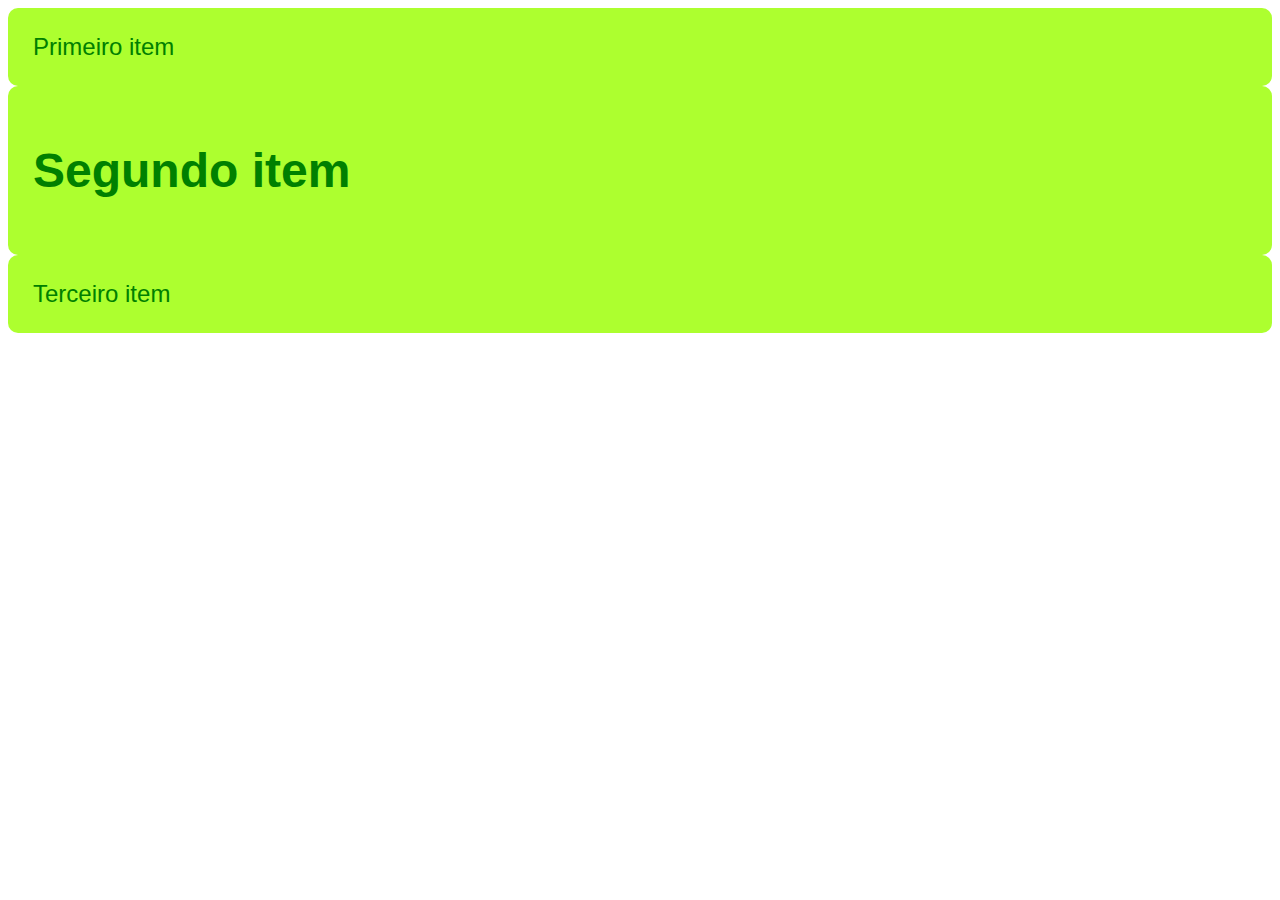
<file: 03/index.html>
<!DOCTYPE html>
<html lang="pt-br">
<head>
    <meta charset="utf-8">
    <meta name="viewport" content="width=device-width, initial-scale=1, shrink-to-fit=no">
    
    <!-- Estilos Bootstrap -->
    <link rel="stylesheet" href="https://stackpath.bootstrapcdn.com/bootstrap/4.1.3/css/bootstrap.min.css" integrity="sha384-MCw98/SFnGE8fJT3GXwEOngsV7Zt27NXFoaoApmYm81iuXoPkFOJwJ8ERdknLPMO" crossorigin="anonymous">
    
    <!-- Estilos da sua aplicação desenvolvida por você -->
    <link rel="stylesheet" href="./style.css">

    <title>Aula 3: Introdução ao DOM</title>
</head>
<body class="bg-dark">

    <div class="containter">
        <div class="row">
            <div class="col-12">
                <div class="flex">
            


                    <!-- 
                        Vamos nos concentrar nessas três div(s)
                        Todas possuem class e id...
                    -->
                    <div id="primeiro" class="item m-4"></div>
                    <div id="segundo"  class="item m-4"></div>
                    <div id="terceiro" class="item m-4"></div>

                    
            
                </div>
            </div>
        </div>
        
    </div>
    
    <!-- Scripts necessário para o Bootstrap -->
    <script src="https://code.jquery.com/jquery-3.3.1.slim.min.js" integrity="sha384-q8i/X+965DzO0rT7abK41JStQIAqVgRVzpbzo5smXKp4YfRvH+8abtTE1Pi6jizo" crossorigin="anonymous"></script>
    <script src="https://cdnjs.cloudflare.com/ajax/libs/popper.js/1.14.3/umd/popper.min.js" integrity="sha384-ZMP7rVo3mIykV+2+9J3UJ46jBk0WLaUAdn689aCwoqbBJiSnjAK/l8WvCWPIPm49" crossorigin="anonymous"></script>
    <script src="https://stackpath.bootstrapcdn.com/bootstrap/4.1.3/js/bootstrap.min.js" integrity="sha384-ChfqqxuZUCnJSK3+MXmPNIyE6ZbWh2IMqE241rYiqJxyMiZ6OW/JmZQ5stwEULTy" crossorigin="anonymous"></script>

    <!-- Script da sua aplicação desenvolvida por você -->
    <script type="text/javascript" src="./app.js" defer></script>
</body>
</html>
</file>
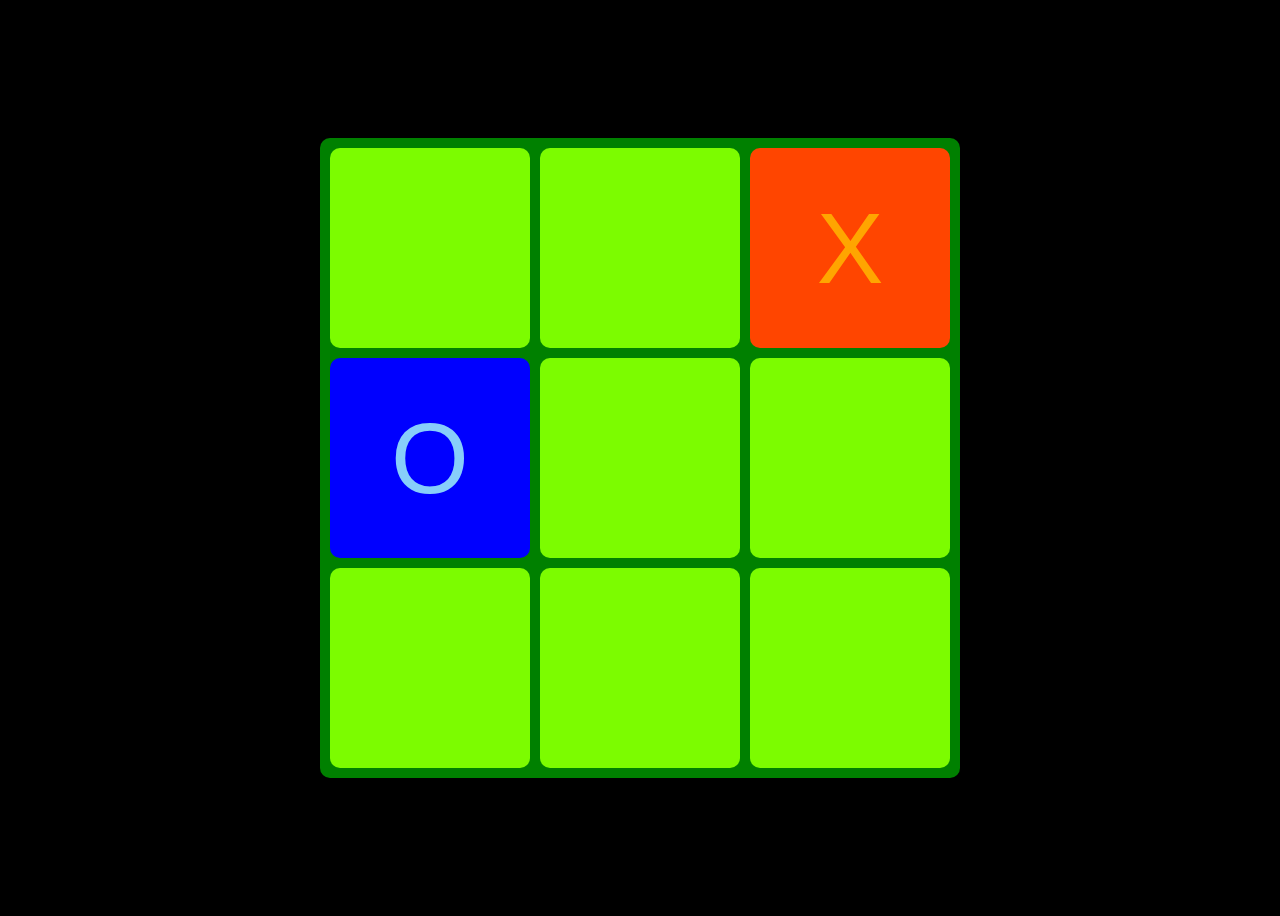
<file: 04/index.html>
<!DOCTYPE html>
<html lang="pt-br">
<head>
    <meta charset="UTF-8">
    <meta name="viewport" content="width=device-width, initial-scale=1.0">
    <link rel="stylesheet" href="./style.css">    
    <title>Aula 04 - Introdução ao DOM (Modelo de Objeto do Documento)</title>
</head>
<body>

    <section>
        <div class="tabuleiro">
            <div class="coordenada" id="linha-1_coluna-1"></div>
            <div class="coordenada" id="linha-1_coluna-2"></div>
            <div class="coordenada" id="linha-1_coluna-3"></div>
            <div class="coordenada" id="linha-2_coluna-1"></div>
            <div class="coordenada" id="linha-2_coluna-2"></div>
            <div class="coordenada" id="linha-2_coluna-3"></div>
            <div class="coordenada" id="linha-3_coluna-1"></div>
            <div class="coordenada" id="linha-3_coluna-2"></div>
            <div class="coordenada" id="linha-3_coluna-3"></div>
        </div>
    </section>

    <script type="text/javascript" src="./app.js" defer></script>
</body>
</html>
</file>
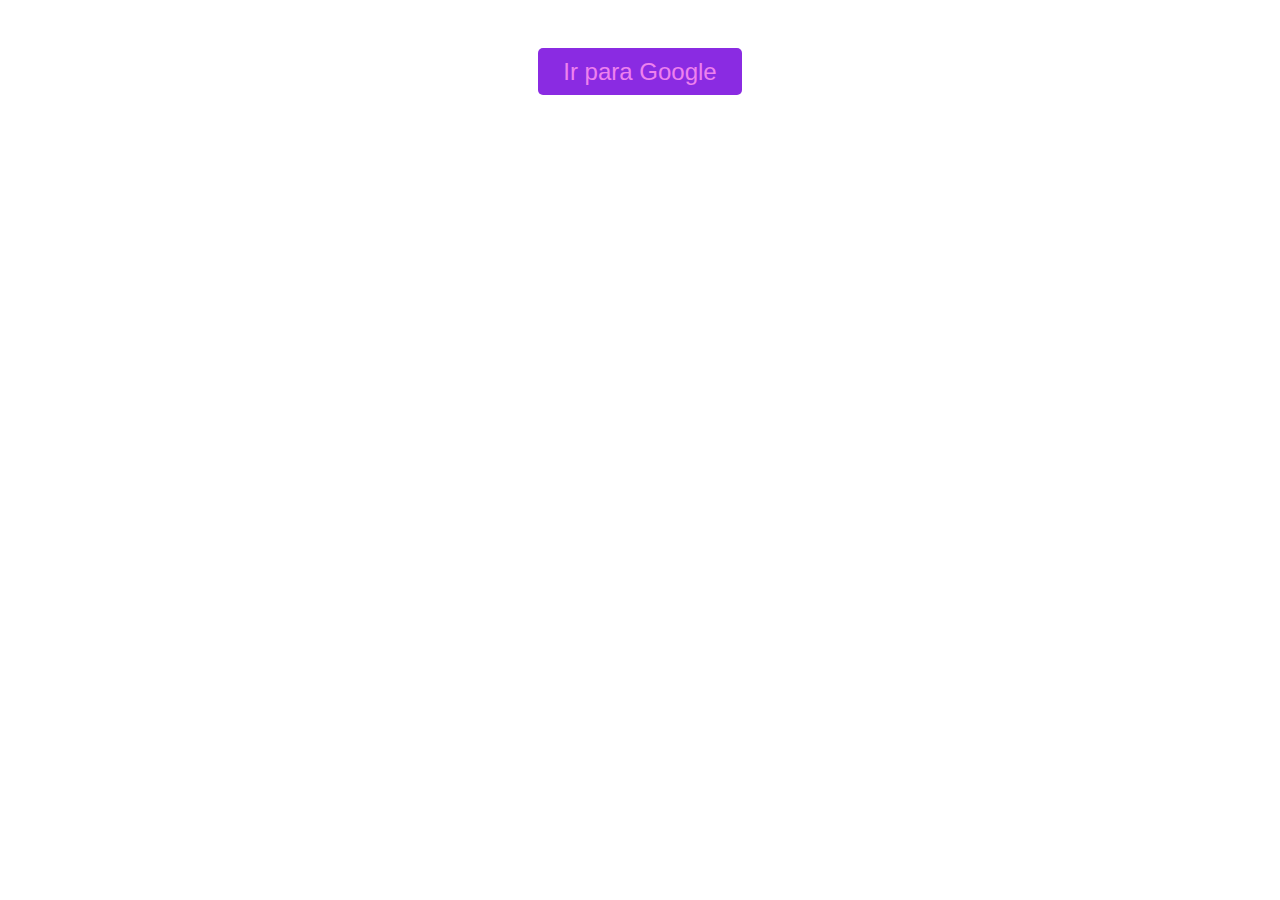
<file: 05/index.html>
<!DOCTYPE html>
<html lang="pt-br">
<head>
    <meta charset="UTF-8">
    <meta name="viewport" content="width=device-width, initial-scale=1.0">
    <title>Aula 05 - Trabalhando com nós</title>
    <link rel="stylesheet" href="./style.css">
</head>
<body>
    
    <script type="text/javascript" src="./app.js" defer></script>
</body>
</html>
</file>
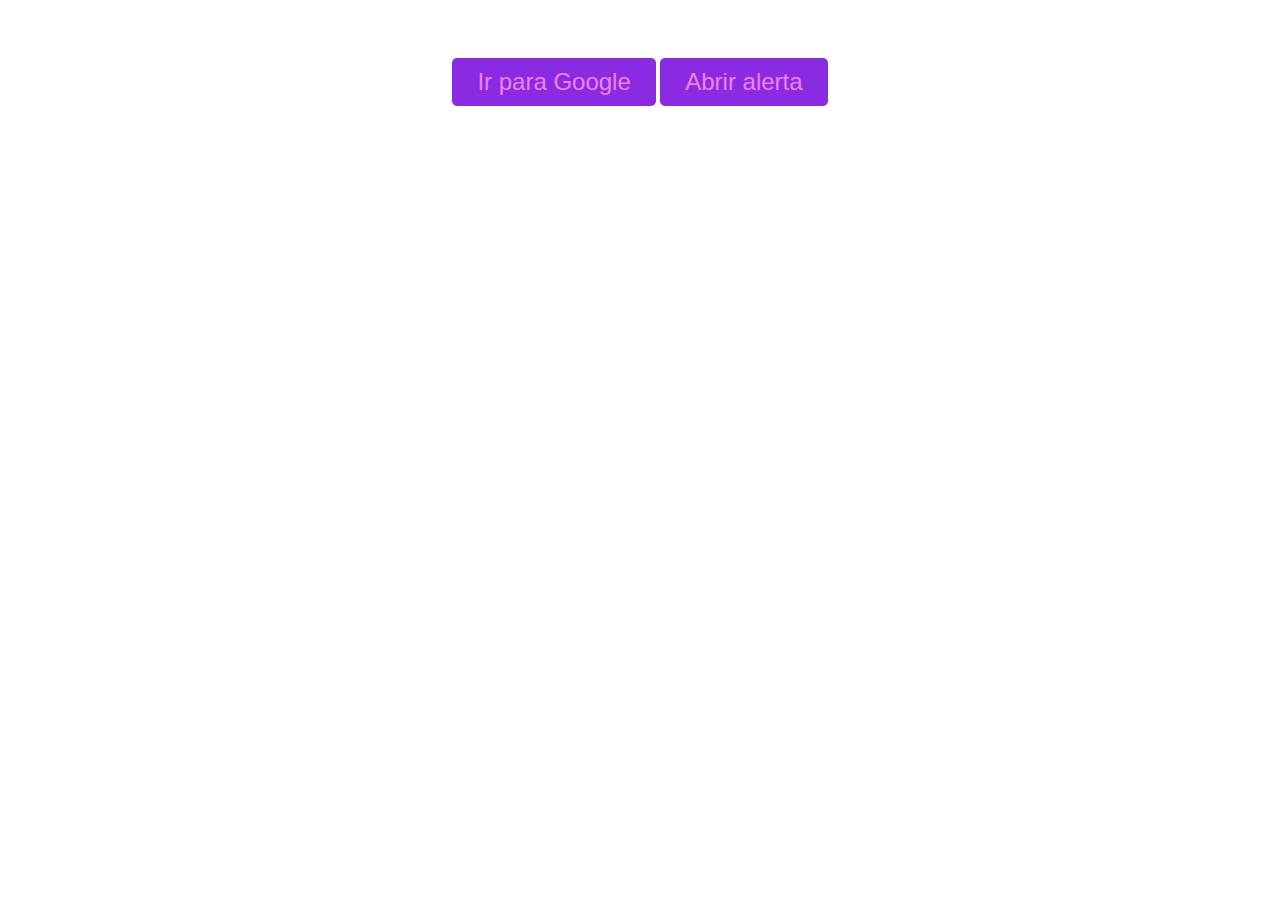
<file: 06/index.html>
<!DOCTYPE html>
<html lang="pt-br">
<head>
    <meta charset="UTF-8">
    <meta name="viewport" content="width=device-width, initial-scale=1.0">
    <title>Aula 06 - Revisão + Introdução a eventos</title>
    <link rel="stylesheet" href="./style.css">
</head>
<body>
    
    <button id="enviarPara" class="botao">Ir para Google</button>

    <script type="text/javascript" src="./app.js" defer></script>
</body>
</html>
</file>
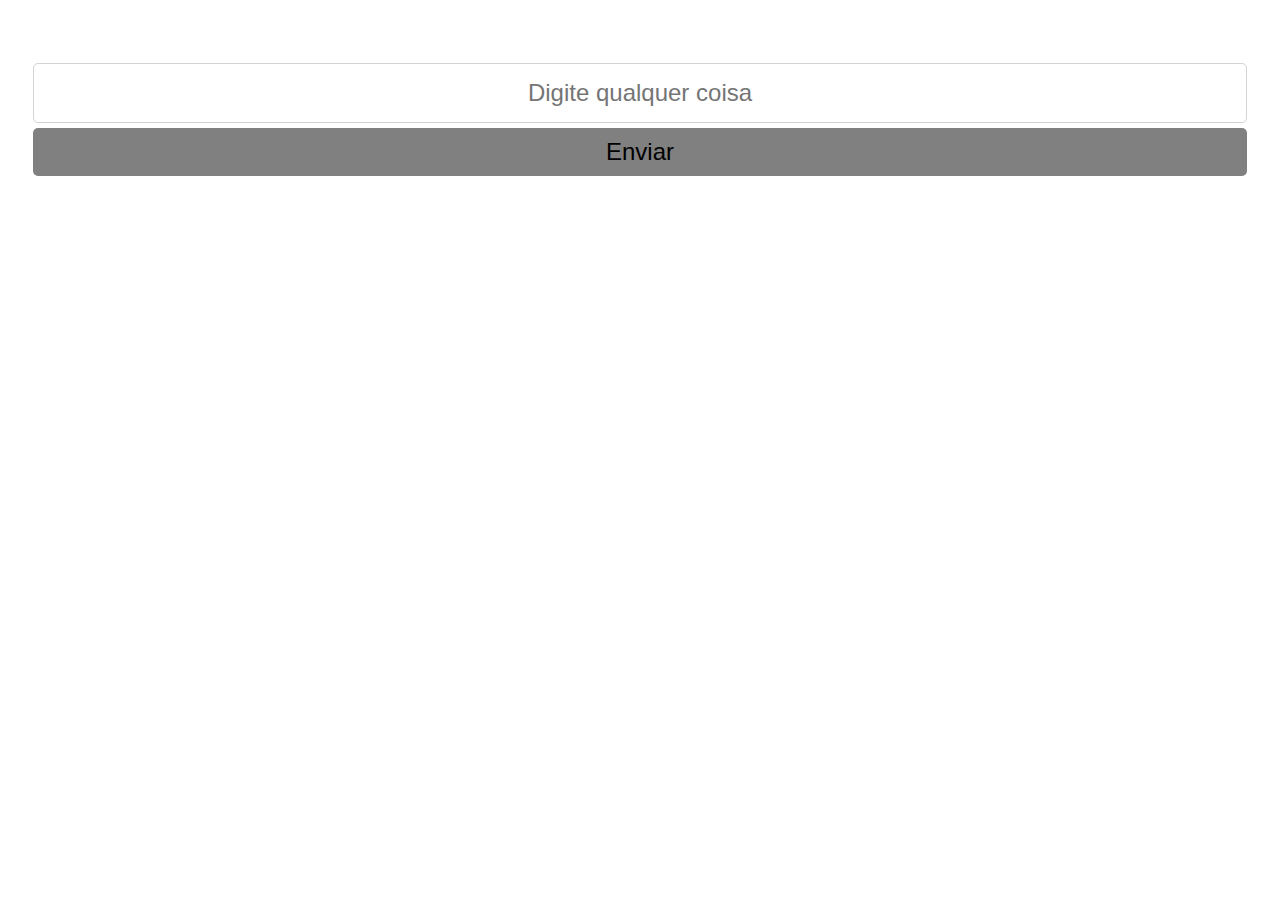
<file: 07/index.html>
<!DOCTYPE html>
<html lang="pt-br">
<head>
    <meta charset="UTF-8">
    <meta name="viewport" content="width=device-width, initial-scale=1.0">
    <title>Aula 07 - Eventos</title>
    <link rel="stylesheet" href="./style.css">
</head>
<body>
    
    <form class="formulario">
        <input class="campo" type="text" placeholder="Digite qualquer coisa">
        <button class="botao" disabled>Enviar</button>
    </form>

    <script type="text/javascript" src="./app.js" defer></script>
</body>
</html>
</file>
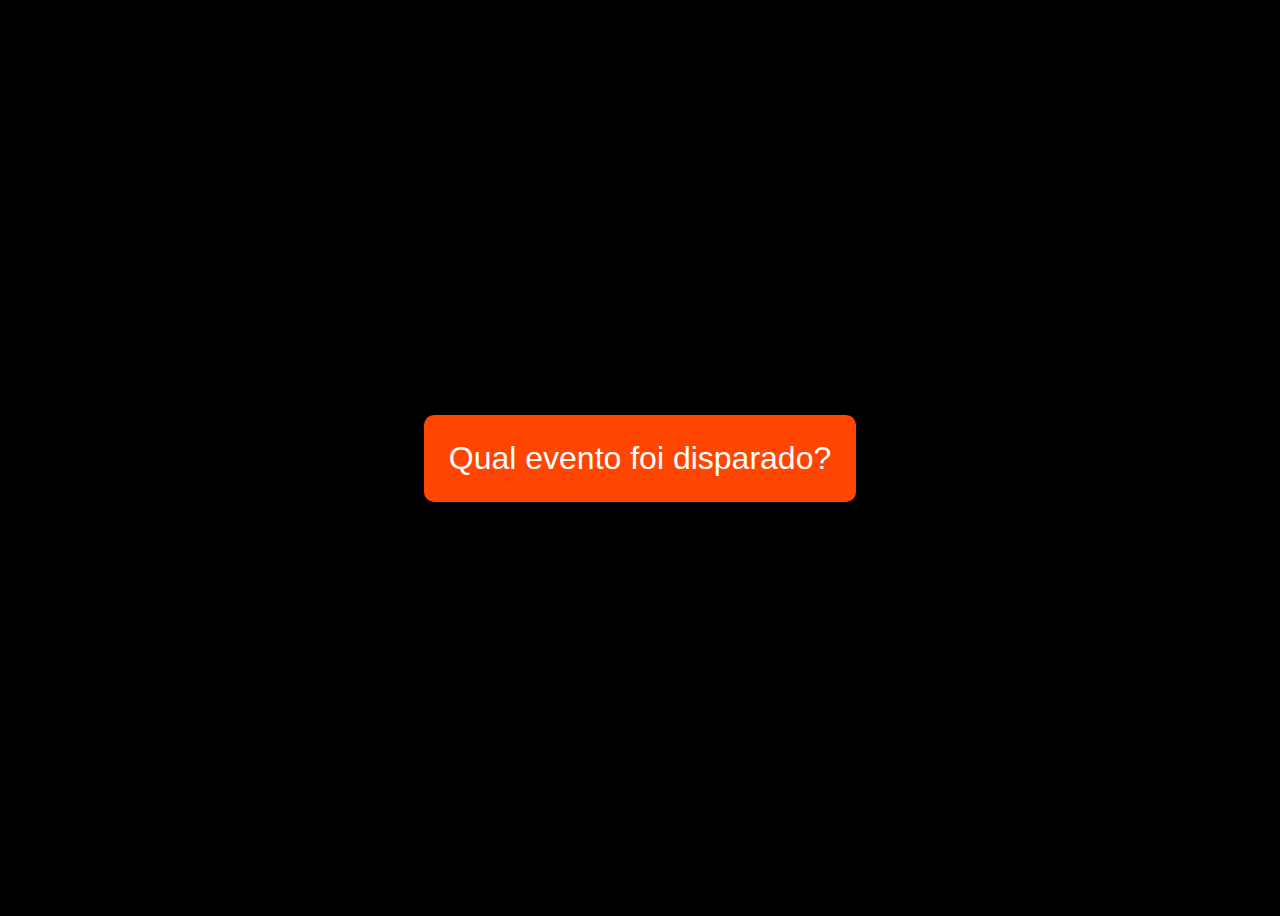
<file: 08/index.html>
<!DOCTYPE html>
<html lang="pt-br">
<head>
    <meta charset="UTF-8">
    <meta name="viewport" content="width=device-width, initial-scale=1.0">
    <title>Aula 08 - Disparando eventos</title>
    <link rel="stylesheet" href="./style.css">
</head>
<body>
     
    <div class="lista">
        <div id="elemento" class="lista__item">Qual evento foi disparado?</div>
    </div>

    <script type="text/javascript" src="./app.js" defer></script>
</body>
</html>
</file>
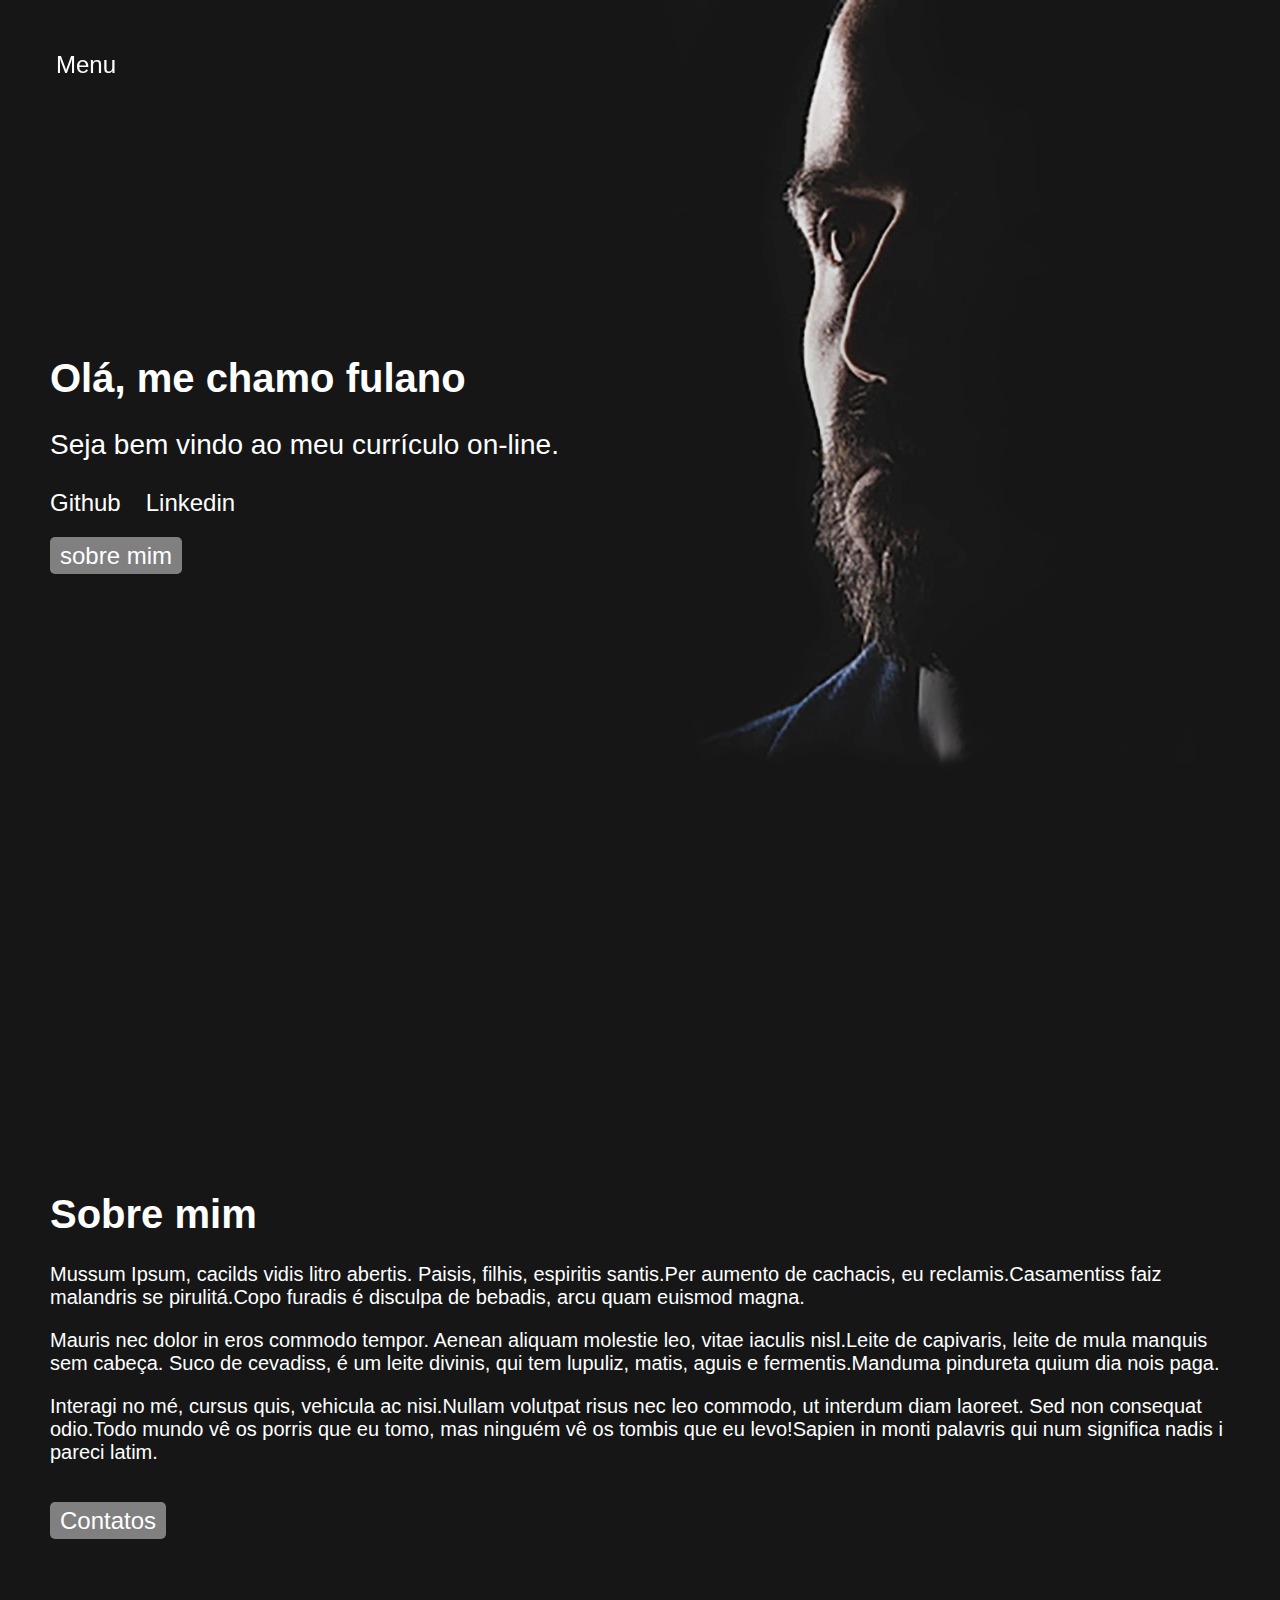
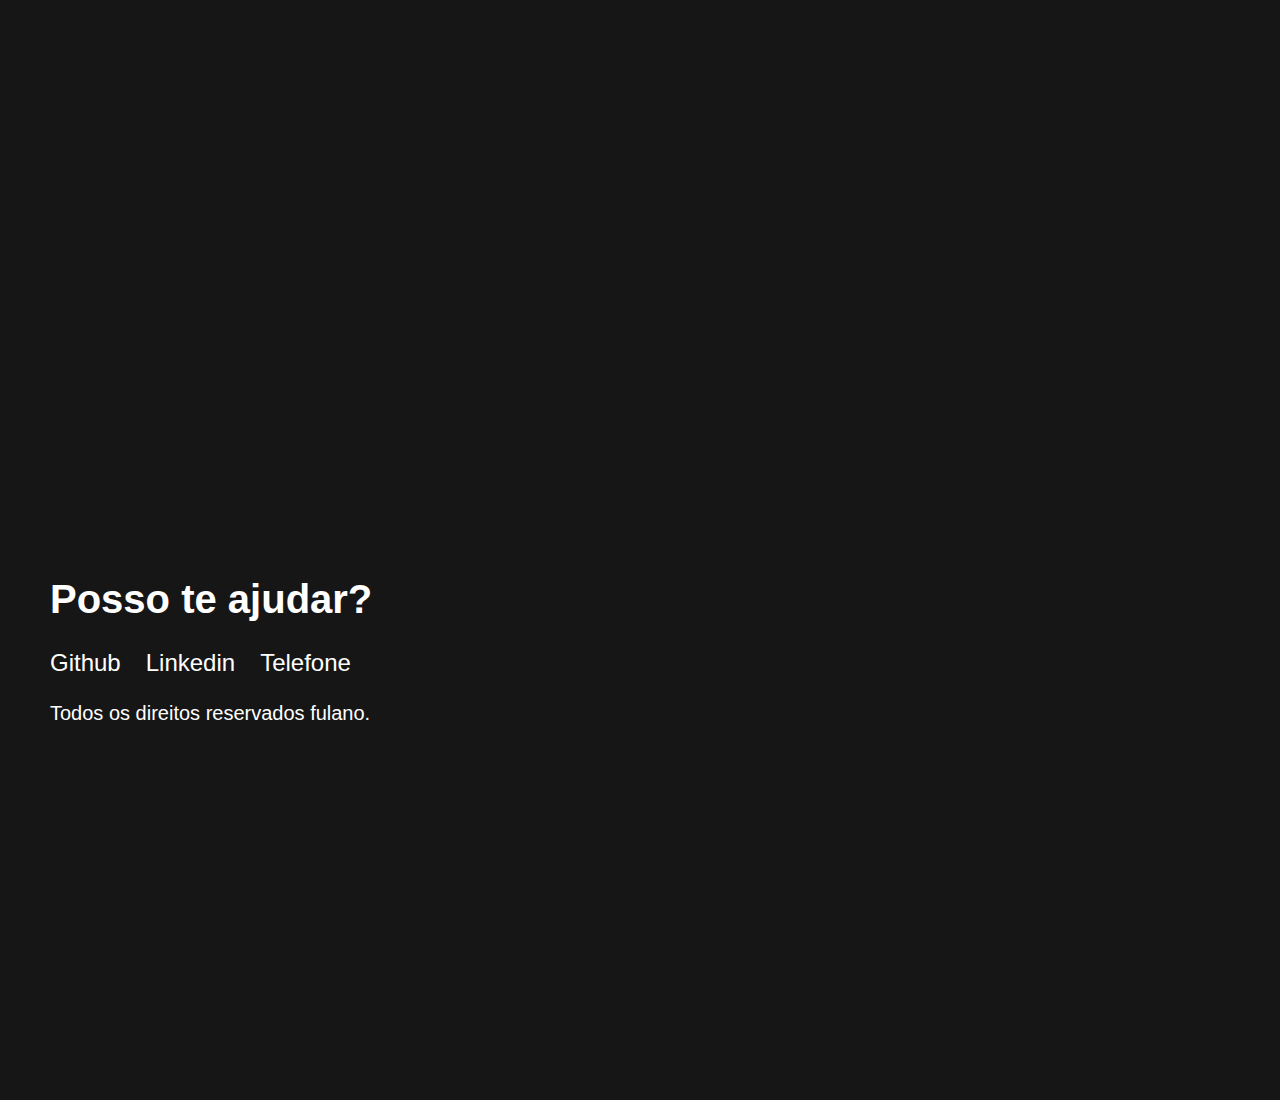
<file: 09/index.html>
<!DOCTYPE html>
<html lang="pt-br">
<head>
    <meta charset="utf-8">
    <meta name="viewport" content="width=device-width, initial-scale=1, shrink-to-fit=no">
    <title>Aula 09: Primeira entrega</title>
    <link rel="stylesheet" href="./style.css">
</head>
<body>

    <div class="l-app">

        <!-- 

            1. Esta sessão deverá ser apresentada
            sempre que houver o click no botão MENU:

            <button class="l-sidebar__btn"type="button">Menu</button>

        -->
        <div class="l-sidebar">
            <h1 class="l-logo">seu nome</h1>
            <nav class="c-sidebar">
                <a class="c-nav__item" href="#sobre-mim">sobre mim</a>
                <a class="c-nav__item" href="#contatos">contatos</a>
            </nav>
        </div>

        <!--

            1.1. Quando houver o click do usuário,
            a sidebar deverá ser apresentada.

            <div class="l-sidebar">
                ...
            </div>

        -->
        <button class="l-sidebar__btn"type="button">Menu</button>

        <!-- 

            2. O usuário poderá usar o teclado para abrir ou fechar
            a sidebar. No caso, as tecla Space.

            3. O usuário poderá usar o mouse para abrir ou fechar
            a sidebar. No caso, um duplo click em qualquer local
            do site irá abrir ou fechar a sidebar.

        -->

        <div class="l-content">

            <!-- Sessão Principal -->
            <div class="l-page bg__profile">
                <main>
                    <h1 class="title">Olá, me chamo fulano</h1>
                    <p class="description">Seja bem vindo ao meu currículo on-line.</p>
                    
                    <nav class="c-nav u-my-3">
                        <a class="c-nav__item" href="">Github</a>
                        <a class="c-nav__item" href="">Linkedin</a>
                    </nav>

                    <a class="c-btn u-my-3" href="#sobre-mim">sobre mim</a>
                </main>
            </div>

            <!-- Sessão Sobre mim -->
            <div class="l-page" id="sobre-mim">
                <article>
                    <h1 class="title">Sobre mim</h1>
                    <p>Mussum Ipsum, cacilds vidis litro abertis. Paisis, filhis, espiritis santis.Per aumento de cachacis, eu reclamis.Casamentiss faiz malandris se pirulitá.Copo furadis é disculpa de bebadis, arcu quam euismod magna.</p>
                    <p>Mauris nec dolor in eros commodo tempor. Aenean aliquam molestie leo, vitae iaculis nisl.Leite de capivaris, leite de mula manquis sem cabeça. Suco de cevadiss, é um leite divinis, qui tem lupuliz, matis, aguis e fermentis.Manduma pindureta quium dia nois paga.</p>
                    <p>Interagi no mé, cursus quis, vehicula ac nisi.Nullam volutpat risus nec leo commodo, ut interdum diam laoreet. Sed non consequat odio.Todo mundo vê os porris que eu tomo, mas ninguém vê os tombis que eu levo!Sapien in monti palavris qui num significa nadis i pareci latim.</p>
                    <br>
                    <a class="c-btn u-my-3" href="#contatos">Contatos</a>
                </article>
            </div>

            <!-- Sessão Contatos-->
            <div class="l-page" id="contatos">
                <section>
                    <h1 class="title">Posso te ajudar?</h1>
                    
                    <nav class="c-nav">
                        <a class="c-nav__item" href="">Github</a>
                        <a class="c-nav__item" href="">Linkedin</a>
                        <a class="c-nav__item" href="tel:+5521972190000">Telefone</a>
                    </nav>
                </section>

                <footer class="u-my-3">
                    <span>Todos os direitos reservados fulano.</span>
                </footer>
                
            </div>

        </div>
    </div>

    <!--

        4. Um boxe de texto irá acompanhar o cursor do mouse.
        4.1. O texto deverá mudar quando o cursor do mouse sobrepor 
        qualquer uma das sessão do site:
         - Receberá o texto Bem vindo
         - Receberá o texto Sobre mim
         - Receberá o texto Contatos

        5. Corrija o erro presente no console do DevTools.

    -->
    
    <script type="text/javascript" href="./app.js" defer></script>

</body>
</html>
</file>
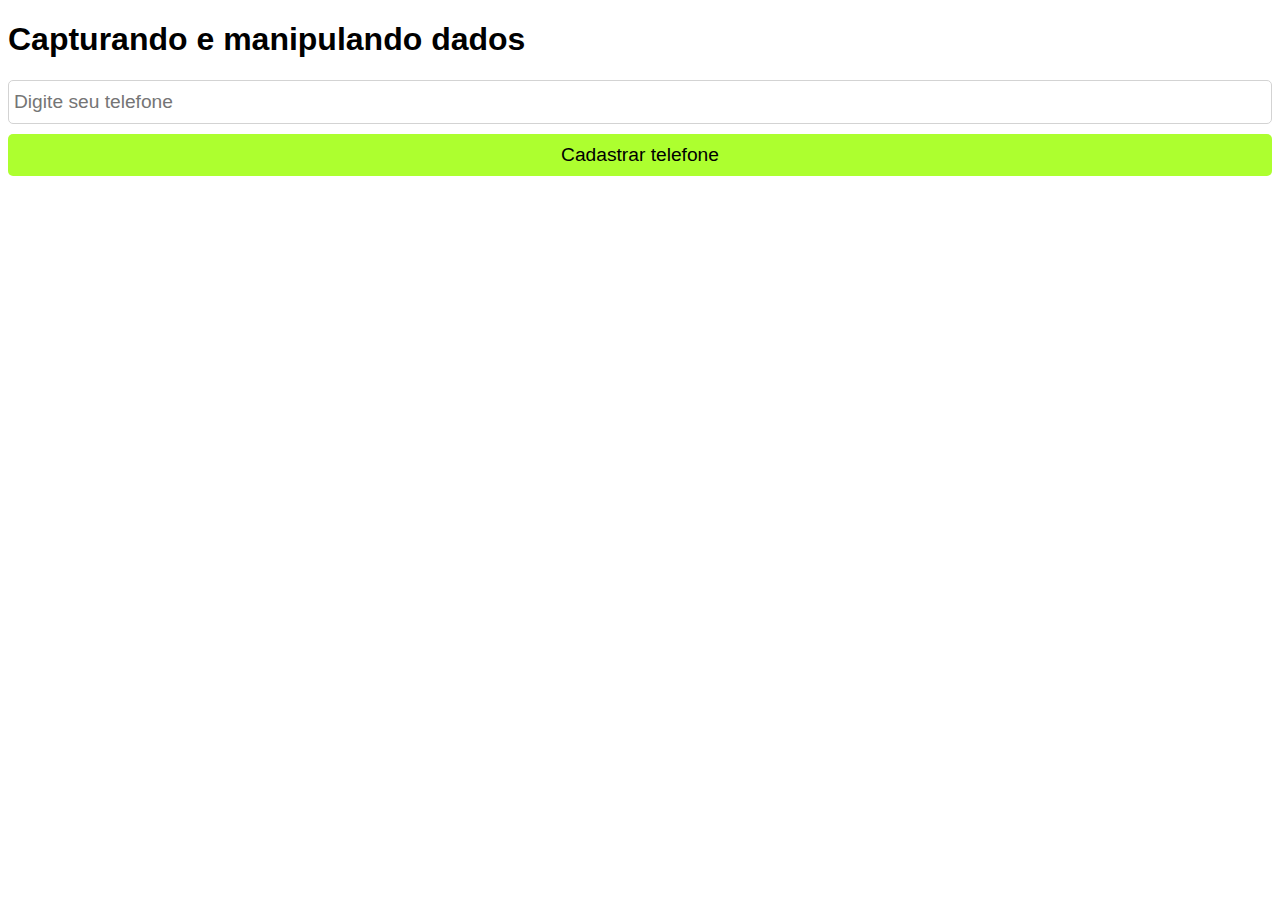
<file: 10/index.html>
<!DOCTYPE html>
<html lang="pt-br">
<head>
    <meta charset="utf-8">
    <meta name="viewport" content="width=device-width, initial-scale=1, shrink-to-fit=no">
    <title>Aula 10: Formulários I</title>
    <link rel="stylesheet" href="./style.css">
</head>
<body>

    <article>
        <h1 class="h1">Capturando e manipulando dados</h1>
    </article>

    <form id="formularioDeCadastro">
        <!-- 
            O elemento <label> é uma tag semântica,
            adiciona um rótulo a cada <input> criado.

            Utilizei um class sr-only para ocultar o rótulo
            visualmente da interface do programa.
        -->
        <label class="sr-only" for="telefone">Telefone</label>
        <input class="c-form__campo u-my" name="telefone" type="tel" placeholder="Digite seu telefone" required>
        <button class="c-form__botao u-my" type="submit">Cadastrar telefone</button>
    </form>
    
    <script type="text/javascript" src="./app.js"></script>

</body>
</html>
</file>
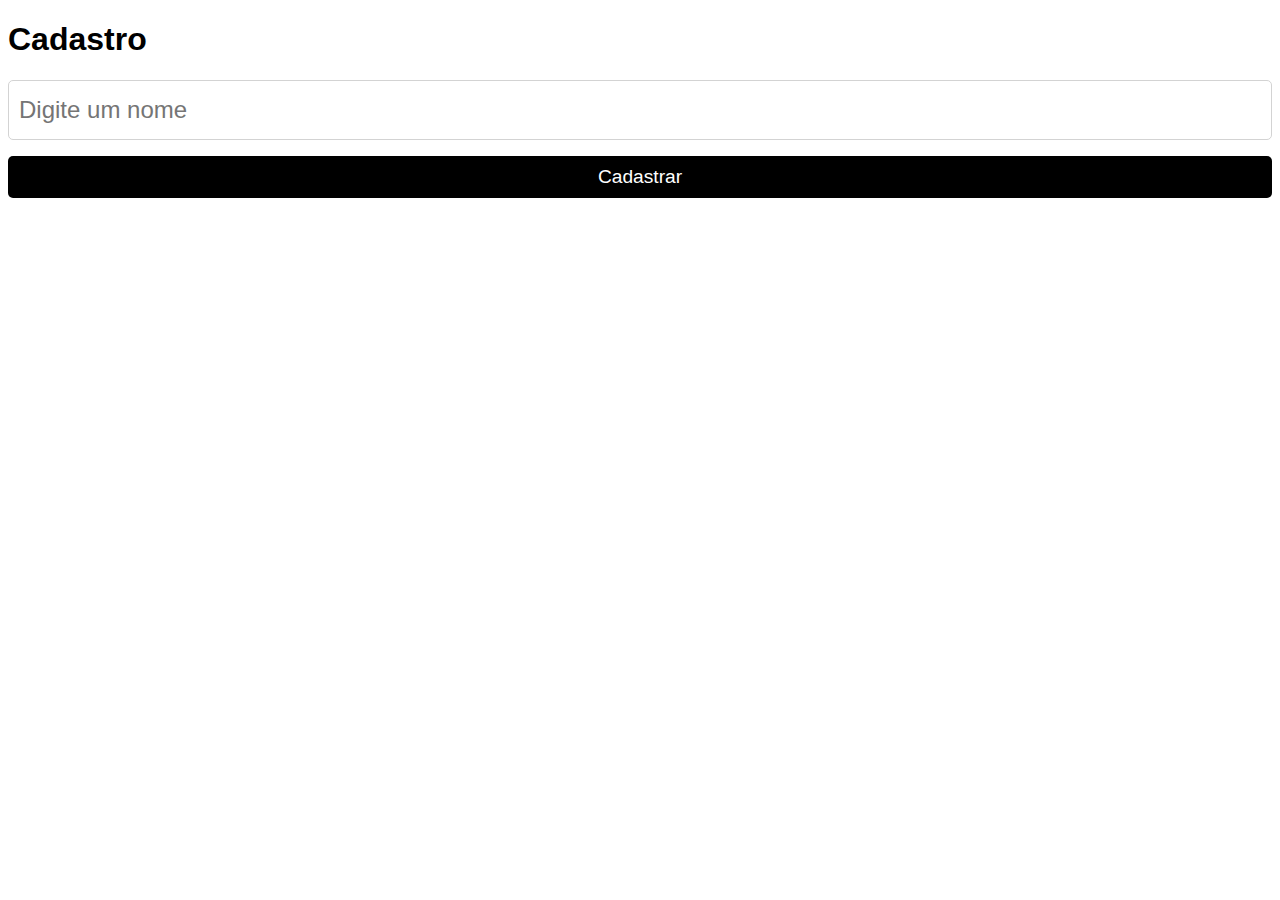
<file: 11/index.html>
<!DOCTYPE html>
<html lang="pt-br">
<head>
    <meta charset="utf-8">
    <meta name="viewport" content="width=device-width, initial-scale=1, shrink-to-fit=no">
    <title>Aula 11: Formulários II</title>
    <link rel="stylesheet" href="./style.css">
</head>
<body>

    <article>
        <h1 class="h1">Cadastro</h1>

        <form name="formulario">
            <!-- 
                O elemento <label> é uma tag semântica,
                adiciona um rótulo a cada <input> criado.
    
                Utilizei um class sr-only para ocultar o rótulo
                visualmente da interface do programa.
            -->
            <div class="u-my">
                <label class="sr-only" for="nome">Nome</label>
                <input class="c-form__campo" name="nome" id="nome" type="text" placeholder="Digite um nome">
            </div>
            <ul class="c-alerta">
                
            </ul>
            <button class="c-form__botao u-my" type="submit">Cadastrar</button>
        </form>
    </article>
    
    <script type="text/javascript" src="./app.js"></script>

</body>
</html>
</file>
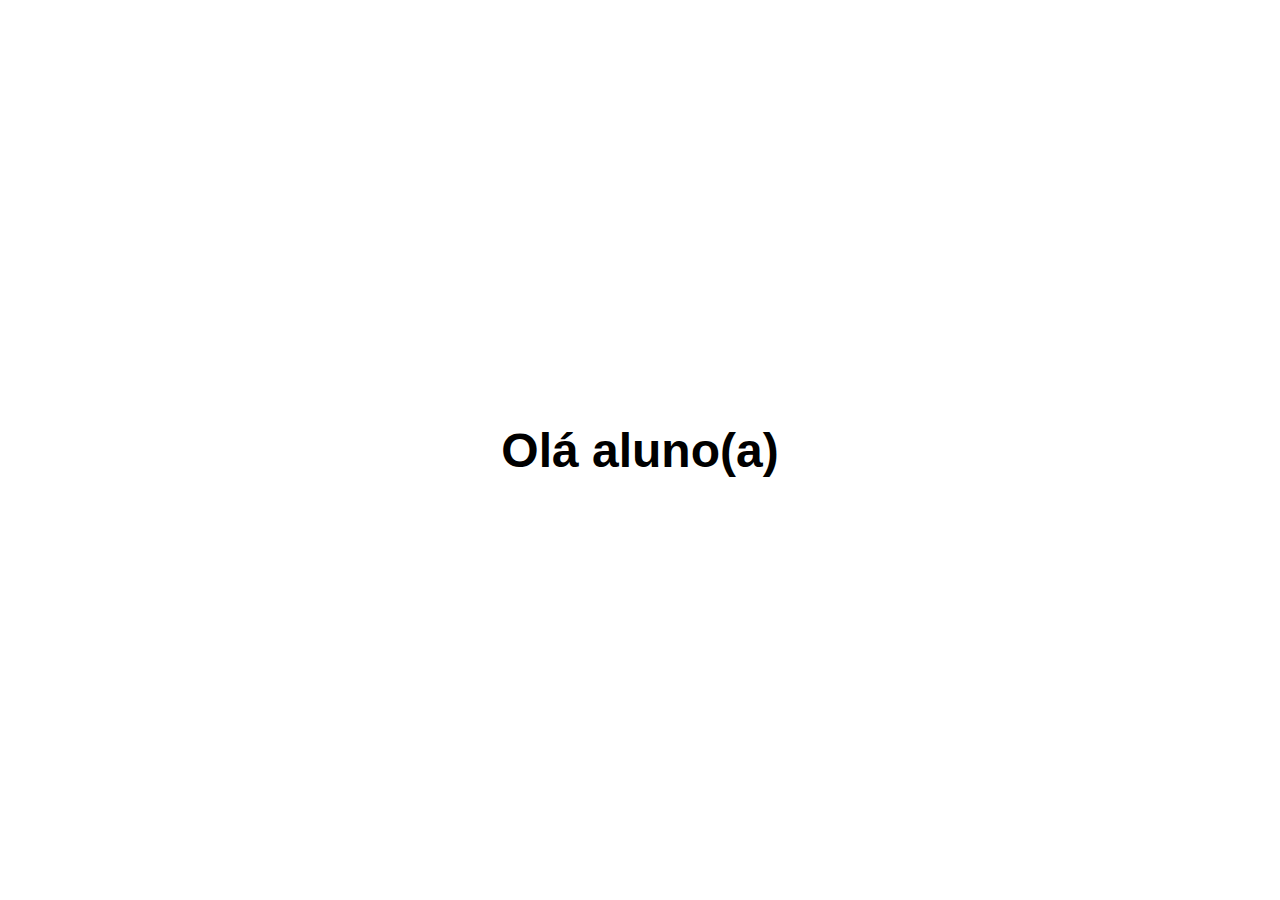
<file: 14/index.html>
<!DOCTYPE html>
<html lang="pt-br">
<head>
    <meta charset="UTF-8">
    <meta name="viewport" content="width=device-width, initial-scale=1.0">
    <title>Aula 14 - Introdução às requisições assíncronas</title>
    <link rel="stylesheet" href="./style.css">
</head>
<body>

    <div class="l-app">
        <h1 class="texto">Olá </h1>
    </div>
    

    <script type="text/javascript" src="./app.js"></script>
</body>
</html>
</file>
<file: 03/style.css>
.item {
    background-color: greenyellow;
    border-radius: 10px;
    color: green;
    font-family: Arial Black, Helvetica, sans-serif;
    font-size: 1.5rem;
    padding: 25px;
}
</file>
<file: 04/style.css>
* {
    box-sizing: border-box;
}

body {
    align-items: center;
    background-color: black;
    display: flex;
    height: 100vh;
    justify-content: center;
}

.tabuleiro {
    background-color: green;
    border-radius: 10px;
    display: flex;
    flex-wrap: wrap;
    gap: 10px;
    height: 640px;
    width: 640px;
    padding: 10px;
}

.coordenada {
    align-items: center;
    background-color: lawngreen;
    border-radius: 10px;
    color: darkgreen;
    display: flex;
    font-family: Arial Black, Arial, Helvetica, sans-serif;
    font-size: 100px;
    height: 200px;
    justify-content: center;
    width: 200px;
}

.coordenada:hover {
    transition: .5s ease;
    transform: scale(1.05);
}

/*
    Será utilizada no documento JavaScript
*/
.selecionado {
    background-color: blue;
    color: lightskyblue;
}
</file>
<file: 05/style.css>
body {
    font-family: Arial Black, Arial, sans-serif;
    padding: 50px 0;
    text-align: center;
}

.botao {
    background-color: blueviolet;
    border-radius: 5px;
    color: violet;
    font-size: 24px;
    padding: 10px 25px;
    text-decoration: none;
}
</file>
<file: 06/style.css>
body {
    font-family: Arial Black, Arial, sans-serif;
    padding: 50px 0;
    text-align: center;
}

.botao {
    background-color: blueviolet;
    border: none;
    border-radius: 5px;
    color: violet;
    font-size: 24px;
    padding: 10px 25px;
    text-decoration: none;
}

.botao:hover {
    transition: all .5s;
    transform: scale(1.1);
}
</file>
<file: 07/style.css>
* {
    box-sizing: border-box;
}

body {
    font-family: Arial Black, Arial, sans-serif;
    padding: 50px 0;
    text-align: center;
}

.botao {
    background-color: greenyellow;
    border: none;
    border-radius: 5px;
    color: green;
    display: block;
    font-size: 24px;
    padding: 10px 25px;
    margin: 5px 0;
    text-decoration: none;
    width: 100%;
}

.botao:disabled {
    background-color: gray;
    color: black;
}

.campo {
    border: 1px solid lightgray;
    border-radius: 5px;
    display: block;
    font-size: 24px;
    padding: 15px 10px;
    margin: 5px 0;
    width: 100%;
}

.campo::placeholder {
    text-align: center;
}

.formulario {
    padding: 0 25px;
    width: 100%;
}
</file>
<file: 08/style.css>
* {
    box-sizing: border-box;
}

body {
    align-items: center;
    background-color: black;
    display: flex;
    font-family: Arial Black, Arial, Helvetica, sans-serif;
    height: 100vh;
    justify-content: center;
}

.lista {
    max-width: 780px;
    margin: 0 auto;
}

[class*="lista__"] {
    margin: 5px 0;
}

.lista__item {
    background-color: orangered;
    border-radius: 10px;
    color: white;
    cursor: pointer;
    font-size: 2rem;
    padding: 25px;
}
</file>
<file: 09/style.css>
* {
    box-sizing: border-box;
}

body {
    background-color: rgb(22, 22, 22);
    font-family: Arial, Helvetica, sans-serif;
    font-size: 20px;
    color: white;
    padding: 0;
    margin: 0;
}
 
/*
    Layout(s)
*/

.l-app {
    height: 100vh;
    width: 100vw;
}

.l-sidebar {
    background-color: black;
    height: 100vh;
    padding: 100px 25px 0;
    position: fixed;
    min-width: 250px;
    top: 0;
    left: 0;
    transform: translateX(-250px);
    width: 250px;
    z-index: 1;
}

.l-sidebar::after {
    color: white;
    content: "fechar";
    font-family: Arial Black, Arial, sans-serif;
    position: absolute;
    top: 10px;
    right: 10px;
}

.l-sidebar__btn {
    background-color: transparent;
    border: none;
    color: white;
    font-size: 1.5rem;
    position: fixed;
    margin: 50px;
}

.l-sidebar--open {
    transition: all .5s;
    transform: translateX(0);
}

.l-sidebar--close {
    transition: all .5s;
    transform: translateX(-250px);
}


.l-logo {
    font-size: 1.8rem;
    color: white;
    margin-bottom: 75px;
}

.l-page {
    display: flex;
    flex-direction: column;
    justify-content: center;
    height: 100vh;
    padding: 50px;
    width: 100%;
}

.bg__profile {
    background-image: url("./images/profile.webp");
    background-repeat: no-repeat;
    background-position: top right;
}

/*
    Componente(s)
*/

.c-sidebar {
    display: flex;
    font-family: Arial Black, Arial, Helvetica, sans-serif;
    flex-direction: column;
    gap: 25px;
}

.c-nav {
    display: flex;
    font-family: Arial Black, Arial, Helvetica, sans-serif;
    gap: 25px;
}

.c-nav__item {
    font-size: 24px;
    color: white;
    text-decoration: none;
}

.c-btn {
    background-color: gray;
    border: none;
    border-radius: 5px;
    color: white;
    font-family: Arial Black, Arial, sans-serif;
    font-size: 24px;
    padding: 5px 10px;
    text-decoration: none;
}


/* Texto */
.title {
    color: white;
    font-size: 2.5rem;
}

.description {
    color: white;
    font-size: 1.75rem;
}

/* Utilitários */

.u-mx-1 {
    margin-left: 5px;
    margin-right: 5px;
}

.u-mx-2 {
    margin-left: 15px;
    margin-right: 15px;
}

.u-mx-3 {
    margin-top: 25px;
    margin-bottom: 25px;
}

.u-my-1 {
    margin-top: 5px;
    margin-bottom: 5px;
}

.u-my-2 {
    margin-top: 15px;
    margin-bottom: 15px;
}

.u-my-3 {
    margin-top: 25px;
    margin-bottom: 25px;
}
</file>
<file: 10/style.css>
* {
    box-sizing: border-box;
}

.h1 {
    font-family: Arial Black, Arial, sans-serif;
}

.sr-only {
    border: 0;
    clip: rect(0,0,0,0);
    height: 1px;
    position: absolute;
    margin: -1px;
    overflow: hidden;
    padding: 0;
    width: 1px;
}

[class ^= 'c-form__'] {
    display: block;
    width: 100%
}

.c-form__campo {
    border: 1px solid lightgray;
    border-radius: 5px;
    font-size: 1.2rem;
    padding: 10px 5px;
}

.c-form__botao {
    background-color: greenyellow;
    border: none;
    border-radius: 5px;
    color: black;
    font-size: 1.2rem;
    padding: 10px 5px;
}

.u-my {
    margin: 10px 0;
}
</file>
<file: 11/style.css>
* {
    box-sizing: border-box;
}

.h1 {
    font-family: Arial Black, Arial, sans-serif;
    font-size: 2rem;
}

.sr-only {
    border: 0;
    clip: rect(0,0,0,0);
    height: 1px;
    position: absolute;
    margin: -1px;
    overflow: hidden;
    padding: 0;
    width: 1px;
}

[class ^= 'c-form__'] {
    display: block;
    width: 100%
}

.c-form__campo {
    border: 1px solid lightgray;
    border-radius: 5px;
    font-size: 1.5rem;
    padding: 15px 10px;
}

.c-form__botao {
    background-color: black;
    border: none;
    border-radius: 5px;
    color: white;
    font-size: 1.2rem;
    padding: 10px 5px;
}

.c-alerta {
    padding: 0;
}

[class ^= 'c-alerta__'] {
    border-radius: 5px;
    display: block;
    color: black;
    font-family: Arial, Helvetica, sans-serif;
    font-size: .85rem;
    font-weight: 800;
    padding: 10px;
    width: 100%;
}

.c-alerta__erro {
    background-color: lightcoral;
}

.c-alerta__atencao {
    background-color: lightgoldenrodyellow;
}

.c-alerta__sucesso {
    background-color: lightskyblue;
}

.u-my {
    margin: 10px 0;
}
</file>
<file: 14/style.css>
body {
    font-family: Arial Black, Arial, Helvetica, sans-serif;
    padding: 0;
    margin: 0;
}

.l-app {
    align-items: center;
    display: flex;
    justify-content: center;
    height: 100vh;
}

.texto {
    font-size: 3rem;
}
</file>
